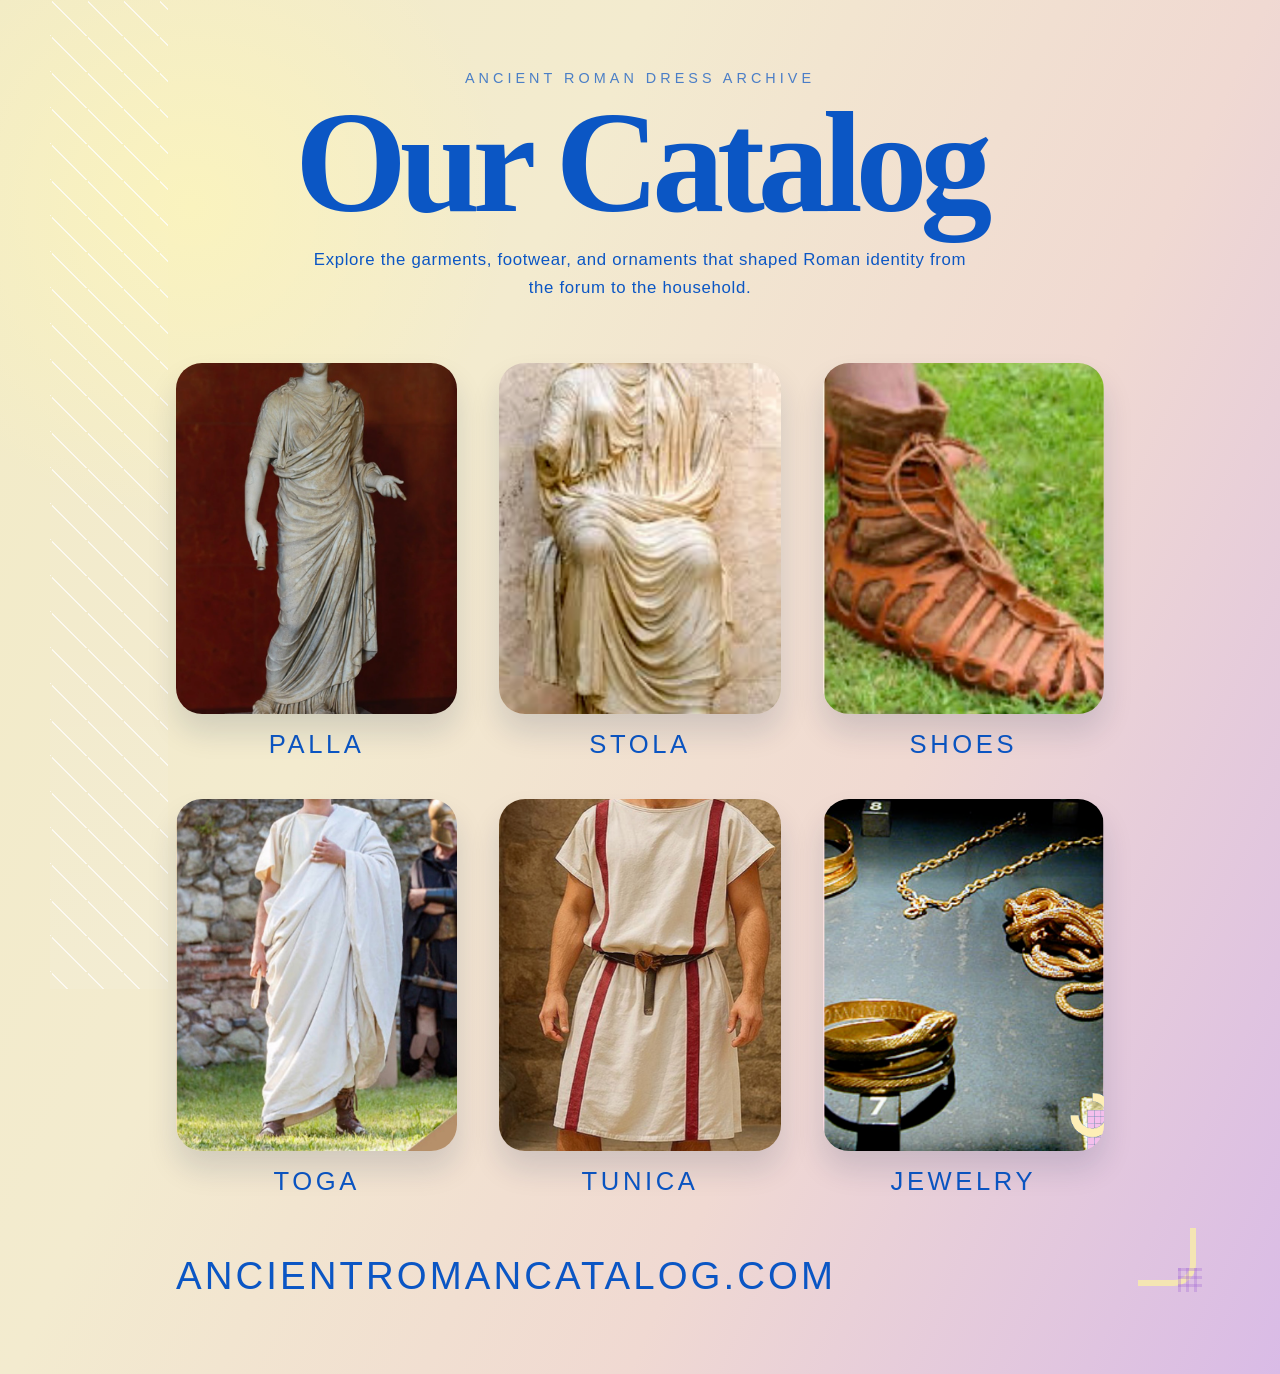
<file: index.html>
<!DOCTYPE html>
<html lang="en">
  <head>
    <meta charset="UTF-8" />
    <meta name="viewport" content="width=device-width, initial-scale=1.0" />
    <title>Ancient Roman Catalog</title>
    <meta
      name="description"
      content="A visual catalog of ancient Roman clothing and accessories."
    />
    <link rel="stylesheet" href="./styles.css" />
  </head>
  <body>
    <div class="page-shell">
      <div class="pattern pattern-left"></div>
      <div class="corner-mark" aria-hidden="true"></div>

      <header class="hero">
        <p class="eyebrow">Ancient Roman Dress Archive</p>
        <h1>Our Catalog</h1>
        <p class="intro">
          Explore the garments, footwear, and ornaments that shaped Roman
          identity from the forum to the household.
        </p>
      </header>

      <main>
        <section class="catalog-grid" aria-label="Catalog categories">
          <a class="catalog-card item-palla" href="./palla.html">
            <div class="art">
              <img src="./assets/palla.png" alt="Palla draped garment" />
            </div>
            <span class="label">Palla</span>
          </a>

          <a class="catalog-card item-stola" href="./stola.html">
            <div class="art">
              <img src="./assets/stola.png" alt="Stola on a seated Roman figure" />
            </div>
            <span class="label">Stola</span>
          </a>

          <a class="catalog-card item-shoes" href="./shoes.html">
            <div class="art">
              <img src="./assets/shoes.png" alt="Ancient Roman lace-up shoes" />
            </div>
            <span class="label">Shoes</span>
          </a>

          <a class="catalog-card item-toga" href="./toga.html">
            <div class="art">
              <img src="./assets/toga.png" alt="Model wearing a Roman toga" />
            </div>
            <span class="label">Toga</span>
          </a>

          <a class="catalog-card item-tunica" href="./tunica.html">
            <div class="art">
              <img src="./assets/tunica masculina.png" alt="Tunica masculina" />
            </div>
            <span class="label">Tunica</span>
          </a>

          <a class="catalog-card item-jewelry" href="./jewelry.html">
            <div class="art">
              <img src="./assets/jewelry.png" alt="Ancient Roman jewelry display" />
            </div>
            <span class="label">Jewelry</span>
          </a>
        </section>
      </main>

      <footer class="footer">
        <p>ancientromancatalog.com</p>
      </footer>
    </div>
  </body>
</html>
</file>
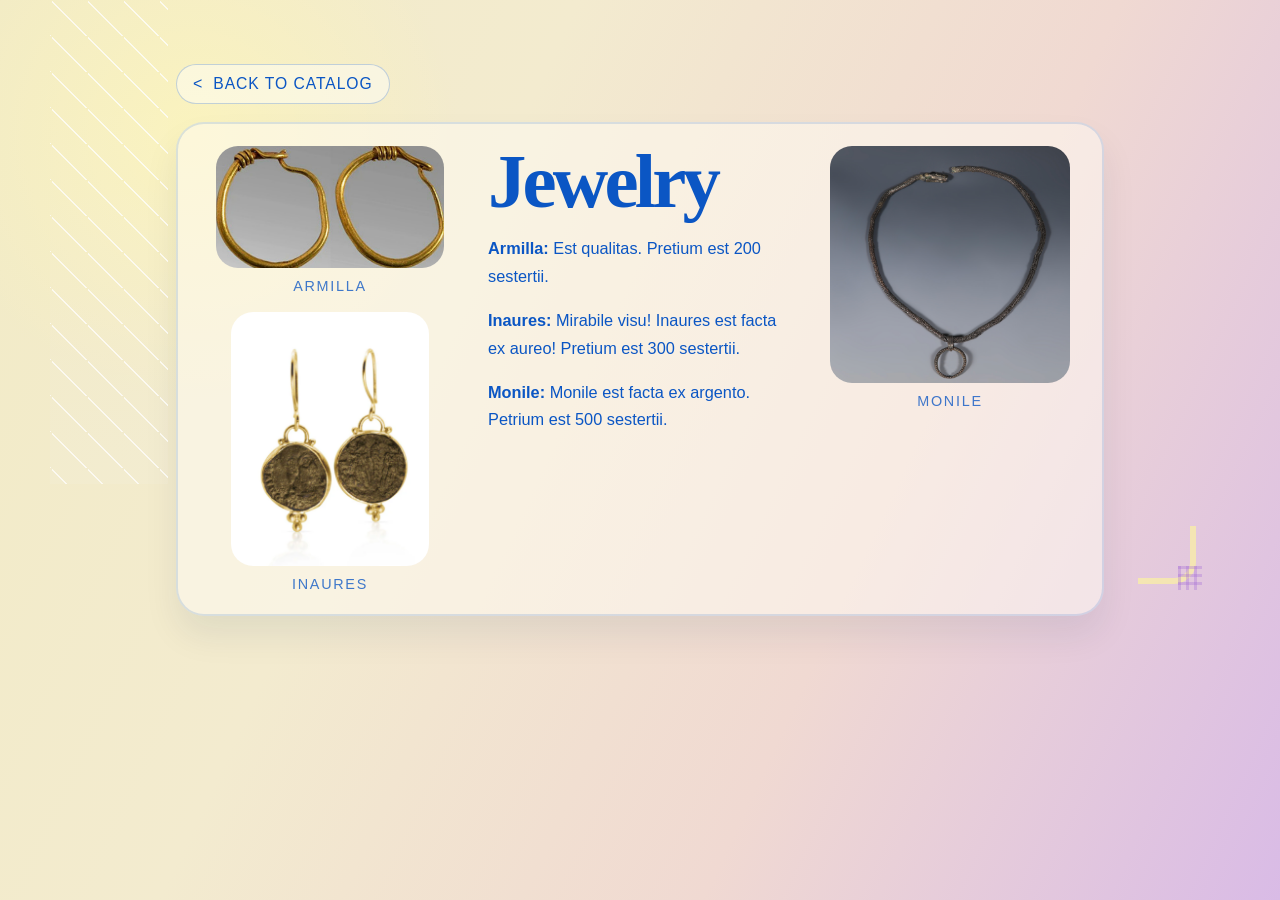
<file: jewelry.html>
<!DOCTYPE html>
<html lang="en">
  <head>
    <meta charset="UTF-8" />
    <meta name="viewport" content="width=device-width, initial-scale=1.0" />
    <title>Jewelry | Ancient Roman Catalog</title>
    <meta
      name="description"
      content="Learn about Roman jewelry and see an estimated price in denarii and sestertii."
    />
    <link rel="stylesheet" href="./styles.css" />
  </head>
  <body>
    <div class="page-shell">
      <div class="pattern pattern-left"></div>
      <div class="corner-mark" aria-hidden="true"></div>

      <main class="detail-page">
        <a class="back-link" href="./index.html">Back to catalog</a>
        <article class="detail-card detail-card-page detail-card-balanced item-jewelry">
          <div class="detail-figures detail-figures-side">
            <figure class="detail-figure figure-armilla">
              <img src="./assets/armilla.png" alt="Armilla" />
              <figcaption>Armilla</figcaption>
            </figure>
            <figure class="detail-figure figure-inaures">
              <img src="./assets/Inaures.png" alt="Inaures" />
              <figcaption>Inaures</figcaption>
            </figure>
          </div>
          <div class="detail-copy">
            <h1 class="detail-title">Jewelry</h1>
            <p><strong>Armilla:</strong> Est qualitas. Pretium est 200 sestertii.</p>
            <p><strong>Inaures:</strong> Mirabile visu! Inaures est facta ex aureo! Pretium est 300 sestertii.</p>
            <p><strong>Monile:</strong> Monile est facta ex argento. Petrium est 500 sestertii.</p>
          </div>
          <div class="detail-figures detail-figures-side">
            <figure class="detail-figure figure-monile">
              <img src="./assets/monile.png" alt="Monile" />
              <figcaption>Monile</figcaption>
            </figure>
          </div>
        </article>
      </main>
    </div>
  </body>
</html>
</file>
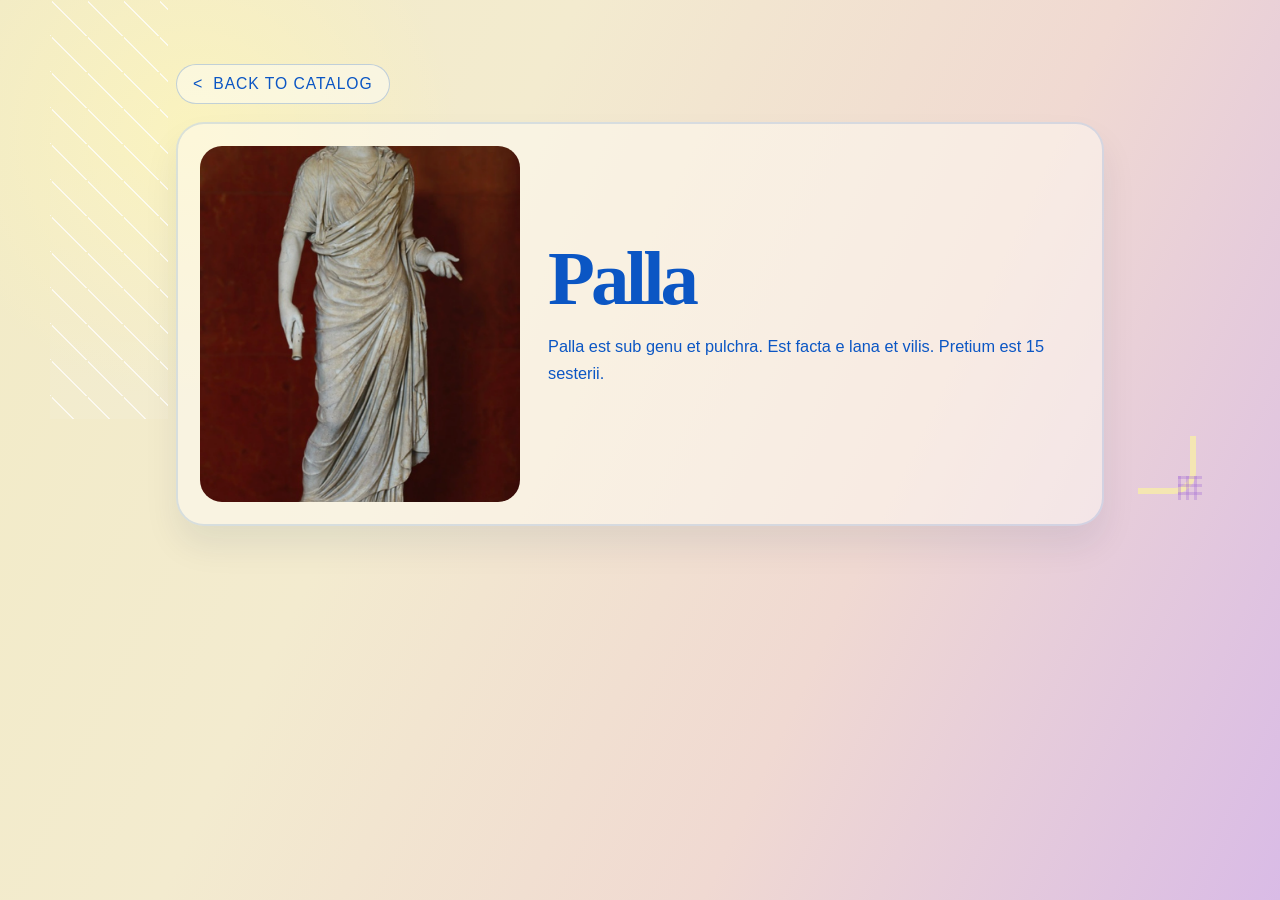
<file: palla.html>
<!DOCTYPE html>
<html lang="en">
  <head>
    <meta charset="UTF-8" />
    <meta name="viewport" content="width=device-width, initial-scale=1.0" />
    <title>Palla | Ancient Roman Catalog</title>
    <meta
      name="description"
      content="Learn what the Roman palla was and see an estimated price in denarii and sestertii."
    />
    <link rel="stylesheet" href="./styles.css" />
  </head>
  <body>
    <div class="page-shell">
      <div class="pattern pattern-left"></div>
      <div class="corner-mark" aria-hidden="true"></div>

      <main class="detail-page">
        <a class="back-link" href="./index.html">Back to catalog</a>
        <article class="detail-card detail-card-page item-palla">
          <img src="./assets/palla.png" alt="Palla draped garment" />
          <div class="detail-copy">
            <h1 class="detail-title">Palla</h1>
            <p>Palla est sub genu et pulchra. Est facta e lana et vilis. Pretium est 15 sesterii.</p>
          </div>
        </article>
      </main>
    </div>
  </body>
</html>
</file>
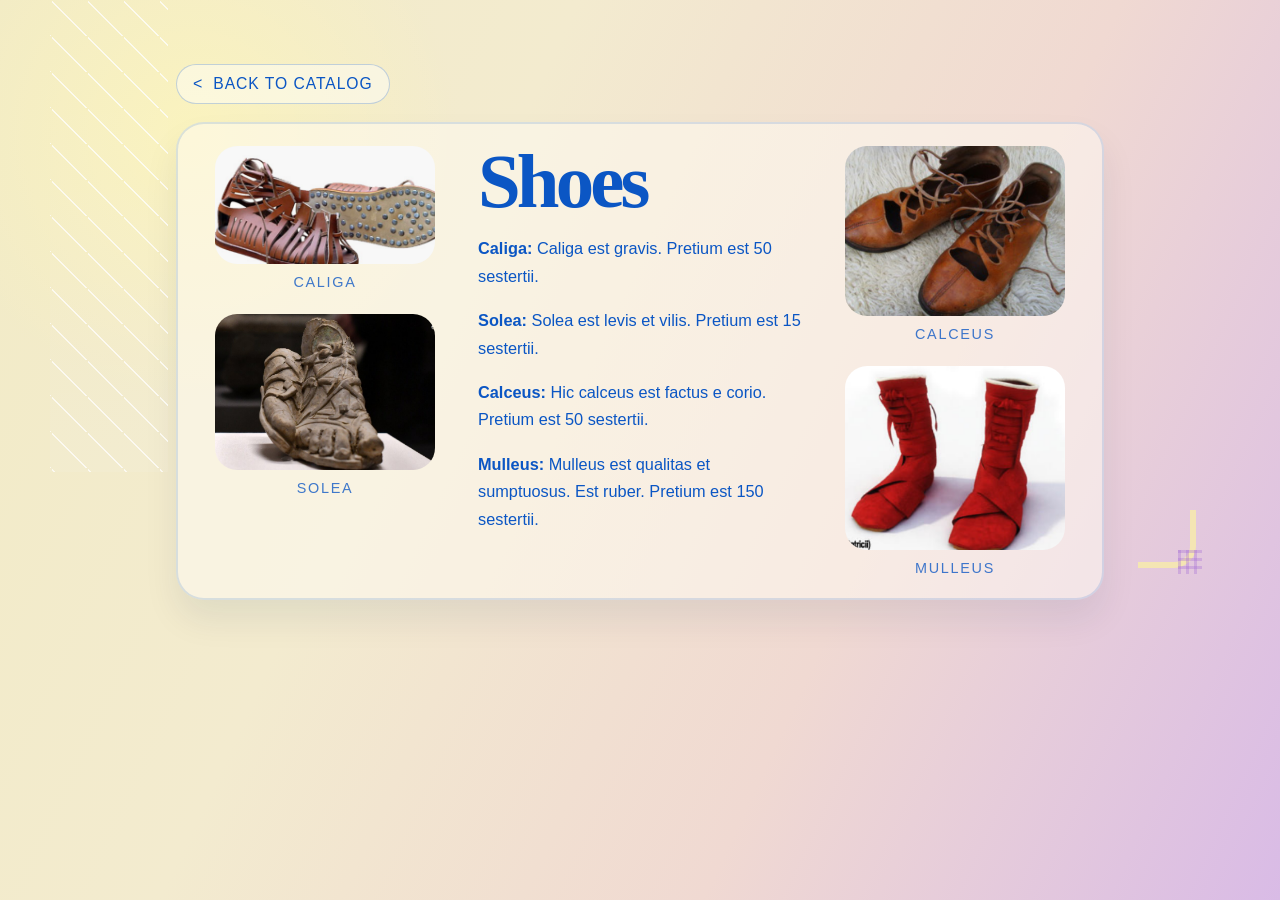
<file: shoes.html>
<!DOCTYPE html>
<html lang="en">
  <head>
    <meta charset="UTF-8" />
    <meta name="viewport" content="width=device-width, initial-scale=1.0" />
    <title>Shoes | Ancient Roman Catalog</title>
    <meta
      name="description"
      content="Learn about Roman shoes and see an estimated price in denarii and sestertii."
    />
    <link rel="stylesheet" href="./styles.css" />
  </head>
  <body>
    <div class="page-shell">
      <div class="pattern pattern-left"></div>
      <div class="corner-mark" aria-hidden="true"></div>

      <main class="detail-page">
        <a class="back-link" href="./index.html">Back to catalog</a>
        <article class="detail-card detail-card-page detail-card-balanced item-shoes">
          <div class="detail-figures detail-figures-side detail-figures-left">
            <figure class="detail-figure">
              <img src="./assets/caliga.png" alt="Caliga" />
              <figcaption>Caliga</figcaption>
            </figure>
            <figure class="detail-figure">
              <img src="./assets/solea.png" alt="Solea" />
              <figcaption>Solea</figcaption>
            </figure>
          </div>
          <div class="detail-copy">
            <h1 class="detail-title">Shoes</h1>
            <p><strong>Caliga:</strong> Caliga est gravis. Pretium est 50 sestertii.</p>
            <p><strong>Solea:</strong> Solea est levis et vilis. Pretium est 15 sestertii.</p>
            <p><strong>Calceus:</strong> Hic calceus est factus e corio. Pretium est 50 sestertii.</p>
            <p><strong>Mulleus:</strong> Mulleus est qualitas et sumptuosus. Est ruber. Pretium est 150 sestertii.</p>
          </div>
          <div class="detail-figures detail-figures-side detail-figures-right">
            <figure class="detail-figure">
              <img src="./assets/calceus.png" alt="Calceus" />
              <figcaption>Calceus</figcaption>
            </figure>
            <figure class="detail-figure">
              <img src="./assets/mulleus.png" alt="Mulleus" />
              <figcaption>Mulleus</figcaption>
            </figure>
          </div>
        </article>
      </main>
    </div>
  </body>
</html>
</file>
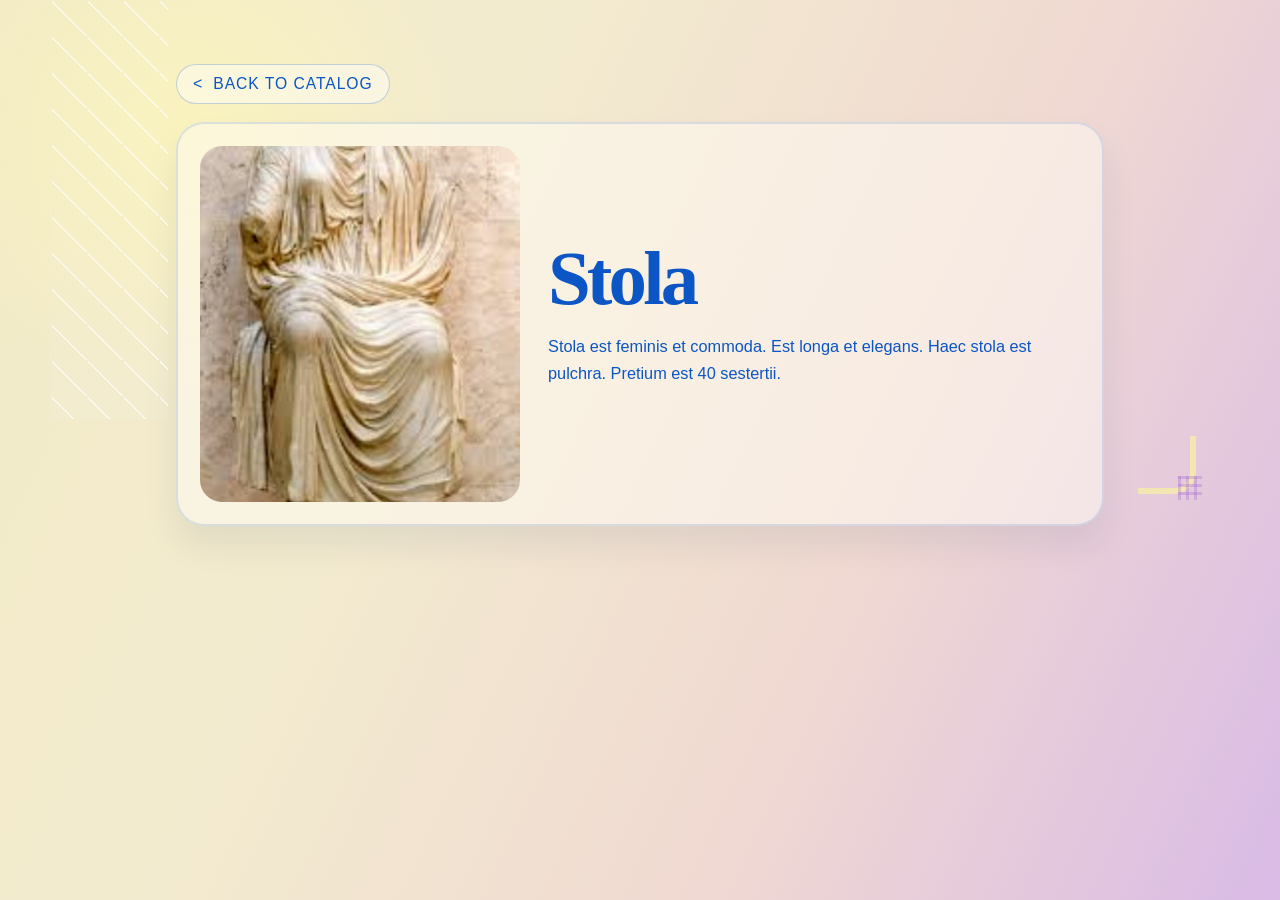
<file: stola.html>
<!DOCTYPE html>
<html lang="en">
  <head>
    <meta charset="UTF-8" />
    <meta name="viewport" content="width=device-width, initial-scale=1.0" />
    <title>Stola | Ancient Roman Catalog</title>
    <meta
      name="description"
      content="Learn what the Roman stola was and see an estimated price in denarii and sestertii."
    />
    <link rel="stylesheet" href="./styles.css" />
  </head>
  <body>
    <div class="page-shell">
      <div class="pattern pattern-left"></div>
      <div class="corner-mark" aria-hidden="true"></div>

      <main class="detail-page">
        <a class="back-link" href="./index.html">Back to catalog</a>
        <article class="detail-card detail-card-page item-stola">
          <img src="./assets/stola.png" alt="Stola on a seated Roman figure" />
          <div class="detail-copy">
            <h1 class="detail-title">Stola</h1>
            <p>Stola est feminis et commoda. Est longa et elegans. Haec stola est pulchra. Pretium est 40 sestertii.</p>
          </div>
        </article>
      </main>
    </div>
  </body>
</html>
</file>
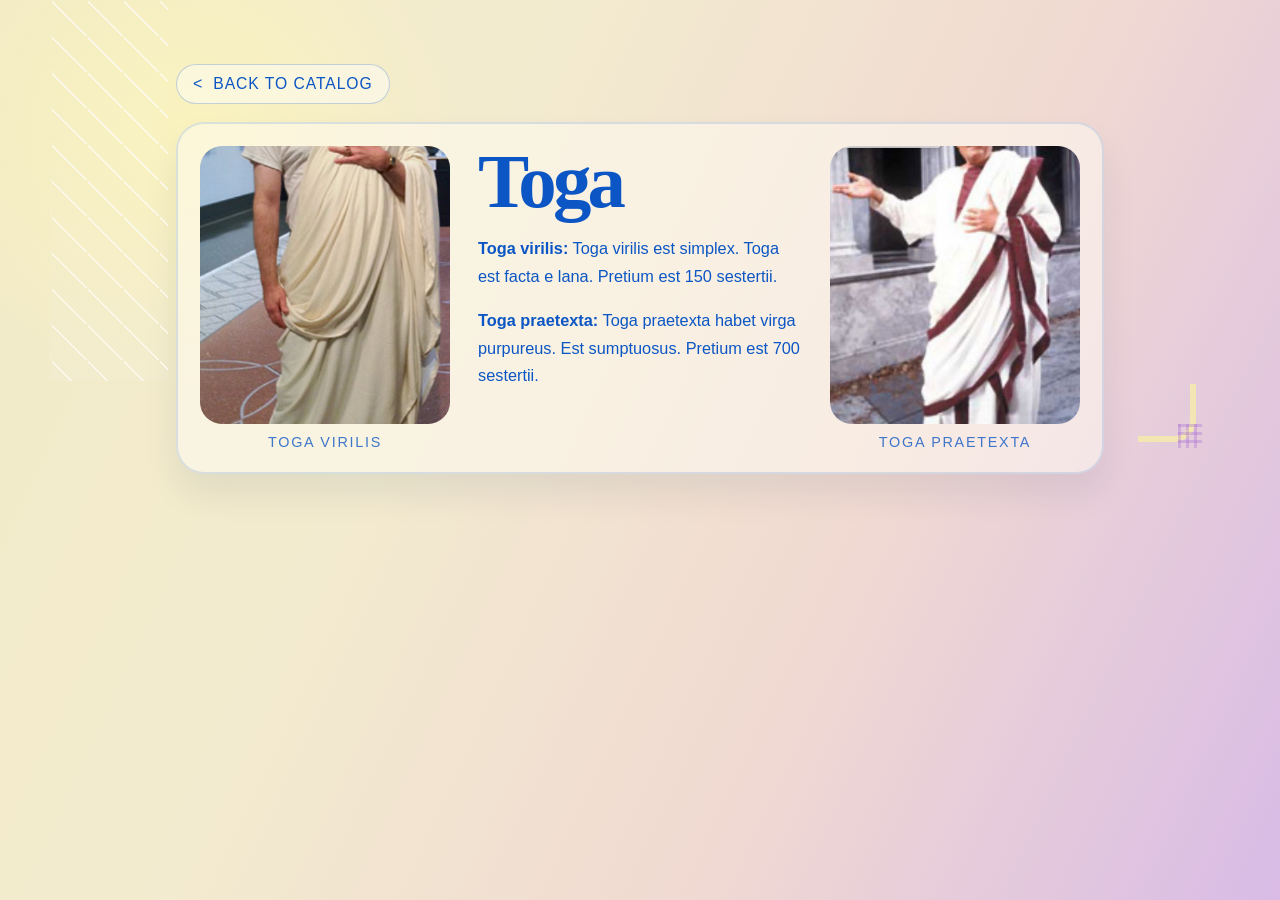
<file: toga.html>
<!DOCTYPE html>
<html lang="en">
  <head>
    <meta charset="UTF-8" />
    <meta name="viewport" content="width=device-width, initial-scale=1.0" />
    <title>Toga | Ancient Roman Catalog</title>
    <meta
      name="description"
      content="Learn what the Roman toga was and see an estimated price in denarii and sestertii."
    />
    <link rel="stylesheet" href="./styles.css" />
  </head>
  <body>
    <div class="page-shell">
      <div class="pattern pattern-left"></div>
      <div class="corner-mark" aria-hidden="true"></div>

      <main class="detail-page">
        <a class="back-link" href="./index.html">Back to catalog</a>
        <article class="detail-card detail-card-page detail-card-split item-toga">
          <div class="detail-side detail-side-left">
            <figure class="detail-figure">
              <img src="./assets/toga virilis.png" alt="Toga virilis" />
              <figcaption>Toga virilis</figcaption>
            </figure>
          </div>
          <div class="detail-copy">
            <h1 class="detail-title">Toga</h1>
            <p><strong>Toga virilis:</strong> Toga virilis est simplex. Toga est facta e lana. Pretium est 150 sestertii.</p>
            <p><strong>Toga praetexta:</strong> Toga praetexta habet virga purpureus. Est sumptuosus. Pretium est 700 sestertii.</p>
          </div>
          <div class="detail-side detail-side-right">
            <figure class="detail-figure">
              <img src="./assets/toga praetexta.png" alt="Toga praetexta" />
              <figcaption>Toga praetexta</figcaption>
            </figure>
          </div>
        </article>
      </main>
    </div>
  </body>
</html>
</file>
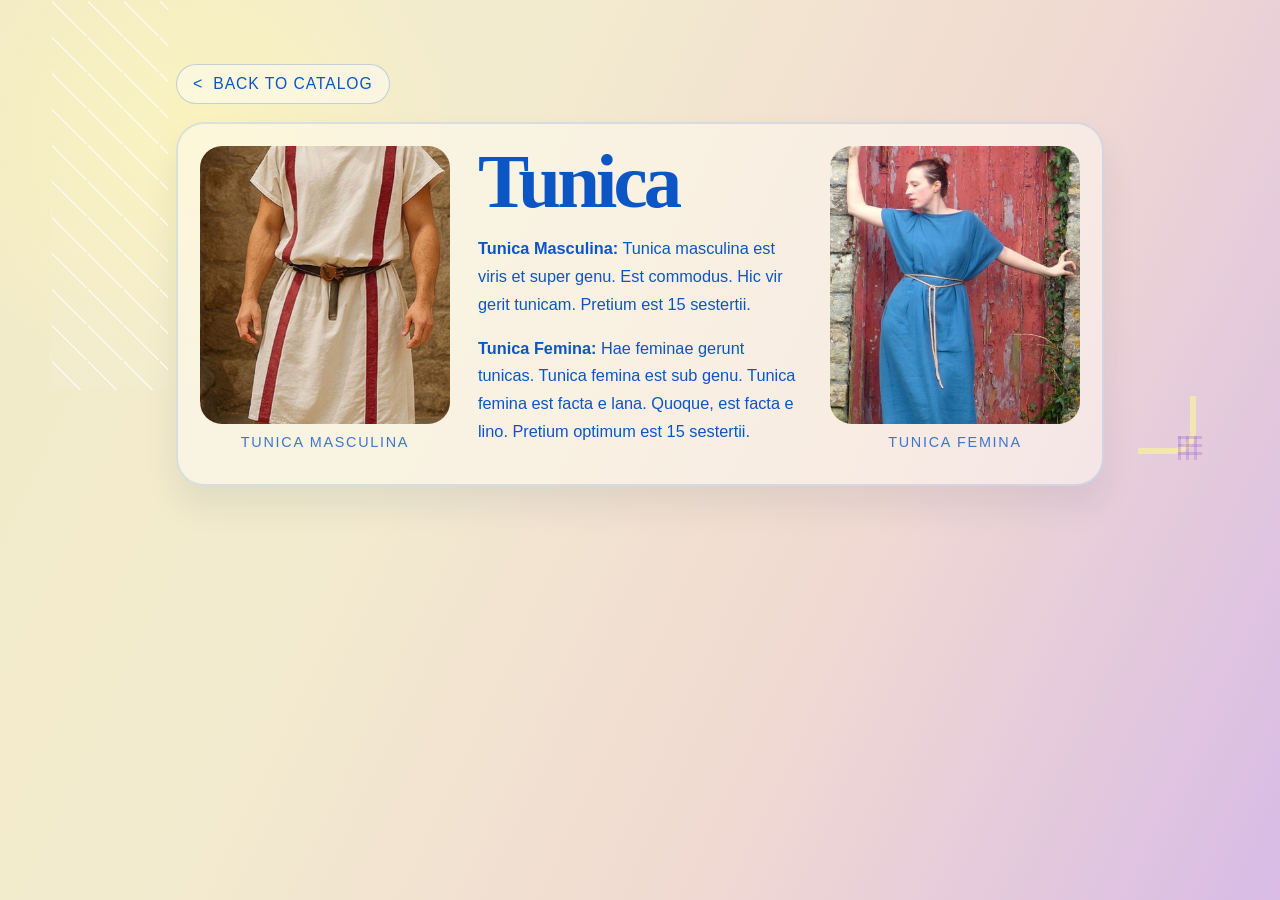
<file: tunica.html>
<!DOCTYPE html>
<html lang="en">
  <head>
    <meta charset="UTF-8" />
    <meta name="viewport" content="width=device-width, initial-scale=1.0" />
    <title>Tunica | Ancient Roman Catalog</title>
    <meta
      name="description"
      content="Learn what the Roman tunica was and see an estimated price in denarii and sestertii."
    />
    <link rel="stylesheet" href="./styles.css" />
  </head>
  <body>
    <div class="page-shell">
      <div class="pattern pattern-left"></div>
      <div class="corner-mark" aria-hidden="true"></div>

      <main class="detail-page">
        <a class="back-link" href="./index.html">Back to catalog</a>
        <article class="detail-card detail-card-page detail-card-split item-tunica">
          <div class="detail-side detail-side-left">
            <figure class="detail-figure">
              <img src="./assets/tunica masculina.png" alt="Tunica masculina" />
              <figcaption>Tunica Masculina</figcaption>
            </figure>
          </div>
          <div class="detail-copy">
            <h1 class="detail-title">Tunica</h1>
            <p><strong>Tunica Masculina:</strong> Tunica masculina est viris et super genu. Est commodus. Hic vir gerit tunicam. Pretium est 15 sestertii.</p>
            <p><strong>Tunica Femina:</strong> Hae feminae gerunt tunicas. Tunica femina est sub genu. Tunica femina est facta e lana. Quoque, est facta e lino. Pretium optimum est 15 sestertii.</p>
          </div>
          <div class="detail-side detail-side-right">
            <figure class="detail-figure">
              <img src="./assets/Tunica Femina.png" alt="Tunica femina" />
              <figcaption>Tunica Femina</figcaption>
            </figure>
          </div>
        </article>
      </main>
    </div>
  </body>
</html>
</file>
<file: styles.css>
:root {
  --ink: #0b56c4;
  --cream: #f2ebc6;
  --blush: #eed4e8;
  --sand: #f1d4bf;
  --gold: #d29b2c;
  --stone: #e6d9c9;
  --shadow: rgba(17, 38, 80, 0.14);
  --display-font: "Iowan Old Style", "Palatino Linotype", "Book Antiqua", Georgia, serif;
  --body-font: "Avenir Next", "Segoe UI", "Trebuchet MS", sans-serif;
}

* {
  box-sizing: border-box;
}

html {
  scroll-behavior: smooth;
}

body {
  margin: 0;
  min-height: 100vh;
  color: var(--ink);
  background:
    radial-gradient(circle at 15% 15%, rgba(255, 248, 183, 0.62), transparent 20%),
    linear-gradient(115deg, var(--cream) 0%, #f3ebcf 34%, #f0d9d2 66%, #d9bbe6 100%);
  font-family: var(--body-font);
}

a {
  color: inherit;
  text-decoration: none;
}

.page-shell {
  position: relative;
  width: min(1180px, calc(100% - 32px));
  margin: 0 auto;
  padding: 38px 44px 56px;
  overflow: hidden;
}

.hero {
  padding: 32px 0 26px;
  text-align: center;
}

.eyebrow {
  margin: 0 0 12px;
  font-size: 0.9rem;
  letter-spacing: 0.28em;
  text-transform: uppercase;
  opacity: 0.72;
}

h1 {
  margin: 0;
  font-family: var(--display-font);
  font-size: clamp(5rem, 12vw, 9rem);
  font-weight: 700;
  line-height: 0.9;
  letter-spacing: -0.05em;
}

.intro {
  width: min(680px, 100%);
  margin: 18px auto 0;
  font-size: 1.05rem;
  line-height: 1.7;
  letter-spacing: 0.04em;
}

.catalog-grid {
  display: grid;
  grid-template-columns: repeat(3, minmax(0, 1fr));
  gap: 40px 42px;
  padding: 34px 82px 0;
}

.catalog-card {
  display: flex;
  flex-direction: column;
  align-items: center;
  gap: 16px;
  justify-content: flex-start;
}

.catalog-card:hover .art,
.catalog-card:focus-visible .art {
  transform: translateY(-6px);
  box-shadow: 0 26px 40px rgba(17, 38, 80, 0.18);
}

.catalog-card:focus-visible {
  outline: none;
}

.catalog-card:focus-visible .label {
  text-decoration: underline;
  text-underline-offset: 0.24em;
}

.art {
  position: relative;
  width: 100%;
  aspect-ratio: 0.8;
  display: flex;
  align-items: center;
  justify-content: center;
  border-radius: 26px;
  overflow: hidden;
  background: transparent;
  box-shadow: 0 18px 30px var(--shadow);
  transition: transform 180ms ease, box-shadow 180ms ease;
}

.art img {
  display: block;
  width: 100%;
  height: 100%;
  object-fit: cover;
  object-position: center;
}

.label {
  font-size: clamp(1.45rem, 2vw, 1.9rem);
  text-transform: uppercase;
  letter-spacing: 0.14em;
}

.footer {
  padding: 58px 0 20px 82px;
}

.footer p {
  margin: 0;
  font-size: clamp(1.6rem, 3vw, 2.4rem);
  text-transform: uppercase;
  letter-spacing: 0.08em;
}

.details {
  display: grid;
  gap: 28px;
  padding: 72px 82px 0;
}

.detail-card {
  display: grid;
  grid-template-columns: minmax(220px, 320px) 1fr;
  gap: 28px;
  align-items: center;
  padding: 22px;
  border: 2px solid rgba(11, 86, 196, 0.14);
  border-radius: 28px;
  background: rgba(255, 252, 244, 0.52);
  box-shadow: 0 20px 34px rgba(17, 38, 80, 0.08);
}

.detail-card-balanced {
  grid-template-columns: minmax(180px, 260px) minmax(0, 1fr) minmax(180px, 260px);
  align-items: start;
}

.detail-card-split {
  display: grid;
  grid-template-columns: minmax(200px, 250px) minmax(0, 1fr) minmax(200px, 250px);
  align-items: start;
}

.detail-card img {
  width: 100%;
  aspect-ratio: 0.9;
  object-fit: cover;
  object-position: center;
  border-radius: 22px;
}

.detail-figures {
  display: grid;
  gap: 18px;
}

.detail-figures-side {
  align-content: start;
  justify-items: center;
}

.detail-side {
  display: flex;
  justify-content: center;
}

.detail-figure {
  margin: 0;
  display: flex;
  flex-direction: column;
  align-items: center;
}

.detail-figure figcaption {
  margin-top: 10px;
  font-size: 0.9rem;
  letter-spacing: 0.12em;
  text-transform: uppercase;
  text-align: center;
  opacity: 0.78;
}

.detail-card-balanced .detail-figure {
  width: 100%;
}

.detail-card-balanced .detail-figure img {
  width: 100%;
  max-width: 240px;
  height: auto;
  aspect-ratio: auto;
  object-fit: contain;
}

.item-tunica .detail-figures-side,
.item-toga .detail-figures-side,
.item-shoes .detail-figures-side {
  gap: 24px;
}

.item-tunica .detail-figure img,
.item-toga .detail-figure img {
  max-width: 250px;
}

.item-tunica .detail-side-left,
.item-toga .detail-side-left {
  grid-column: 1;
}

.item-tunica .detail-copy,
.item-toga .detail-copy {
  grid-column: 2;
}

.item-tunica .detail-side-right,
.item-toga .detail-side-right {
  grid-column: 3;
}

.item-shoes .detail-figure img {
  max-width: 220px;
}

.item-shoes.detail-card-balanced {
  grid-template-columns: minmax(200px, 250px) minmax(0, 1fr) minmax(200px, 250px);
}

.item-shoes .detail-figures-left {
  grid-column: 1;
}

.item-shoes .detail-copy {
  grid-column: 2;
}

.item-shoes .detail-figures-right {
  grid-column: 3;
}

.item-jewelry .detail-figure img {
  width: 100%;
  height: auto;
  max-height: 360px;
  object-fit: contain;
  object-position: center;
}

.item-jewelry .figure-armilla img {
  max-width: 88%;
}

.item-jewelry .figure-inaures img {
  max-width: 76%;
}

.item-jewelry .figure-monile img {
  max-width: 92%;
}

.detail-copy h2,
.sources h2 {
  margin: 0;
  font-family: var(--display-font);
  font-size: clamp(2rem, 3.5vw, 3rem);
  line-height: 0.95;
}

.detail-title {
  margin: 0;
  font-family: var(--display-font);
  font-size: clamp(2.8rem, 6vw, 5.4rem);
  line-height: 0.95;
}

.detail-copy p,
.sources p,
.sources li {
  font-size: 1.02rem;
  line-height: 1.7;
}

.detail-kicker {
  margin: 0 0 10px;
  text-transform: uppercase;
  letter-spacing: 0.18em;
  font-size: 0.9rem;
  opacity: 0.75;
}

.price {
  margin: 16px 0 8px;
  font-size: 1.1rem;
  letter-spacing: 0.02em;
}

.price span {
  display: block;
  margin-top: 4px;
  font-size: 0.96rem;
  opacity: 0.72;
}

.detail-note {
  margin: 0;
  padding-left: 14px;
  border-left: 3px solid rgba(11, 86, 196, 0.28);
}

.sources {
  padding: 58px 82px 0;
}

.sources ul {
  margin: 18px 0 0;
  padding-left: 22px;
}

.sources a {
  text-decoration: underline;
  text-underline-offset: 0.18em;
}

.detail-page {
  padding: 26px 82px 0;
}

.detail-card-page {
  margin-top: 18px;
}

.back-link {
  display: inline-flex;
  align-items: center;
  gap: 10px;
  padding: 10px 16px;
  border: 1px solid rgba(11, 86, 196, 0.24);
  border-radius: 999px;
  background: rgba(255, 255, 255, 0.44);
  font-size: 0.98rem;
  letter-spacing: 0.06em;
  text-transform: uppercase;
}

.back-link:hover,
.back-link:focus-visible {
  background: rgba(255, 255, 255, 0.72);
}

.back-link::before {
  content: "<";
  font-size: 1rem;
}

.pattern {
  position: absolute;
  pointer-events: none;
  opacity: 0.92;
}

.pattern-left {
  top: 0;
  left: -34px;
  width: 152px;
  height: 72%;
  background:
    linear-gradient(45deg, transparent 46%, rgba(255, 255, 255, 0.78) 47%, rgba(255, 255, 255, 0.78) 49%, transparent 50%) 0 0 / 36px 36px,
    linear-gradient(180deg, transparent 0%, rgba(255, 255, 255, 0.1) 100%);
}

.corner-mark {
  position: absolute;
  right: 34px;
  bottom: 88px;
  width: 58px;
  height: 58px;
  border-radius: 0 0 22px 0;
  border: 6px solid rgba(245, 231, 176, 0.95);
  border-left: 0;
  border-top: 0;
}

.corner-mark::after {
  content: "";
  position: absolute;
  right: -12px;
  bottom: -12px;
  width: 24px;
  height: 24px;
  background:
    linear-gradient(90deg, rgba(167, 112, 214, 0.35) 0 33%, transparent 33% 100%),
    linear-gradient(180deg, rgba(167, 112, 214, 0.35) 0 33%, transparent 33% 100%);
  background-size: 8px 8px;
}

@media (max-width: 980px) {
  .page-shell {
    width: min(100%, calc(100% - 16px));
    padding: 24px 18px 40px;
  }

  .catalog-grid {
    grid-template-columns: repeat(2, minmax(0, 1fr));
    padding: 28px 34px 0;
    gap: 28px;
  }

  .footer {
    padding-left: 34px;
  }

  .details,
  .sources,
  .detail-page {
    padding-left: 34px;
    padding-right: 34px;
  }

  .pattern-left {
    width: 96px;
  }

}

@media (max-width: 640px) {
  .hero {
    padding-top: 52px;
  }

  .intro {
    font-size: 0.95rem;
  }

  .catalog-grid {
    grid-template-columns: 1fr;
    padding: 18px 20px 0;
  }

  .detail-card {
    grid-template-columns: 1fr;
  }

  .detail-card-balanced {
    grid-template-columns: 1fr;
  }

  .detail-card-split {
    grid-template-columns: 1fr;
  }

  .art {
    max-width: 360px;
  }

  .details,
  .sources,
  .detail-page {
    padding: 42px 20px 0;
  }

  .footer {
    padding: 42px 20px 12px;
  }

  .pattern-left,
  .corner-mark {
    opacity: 0.5;
  }
}
</file>
